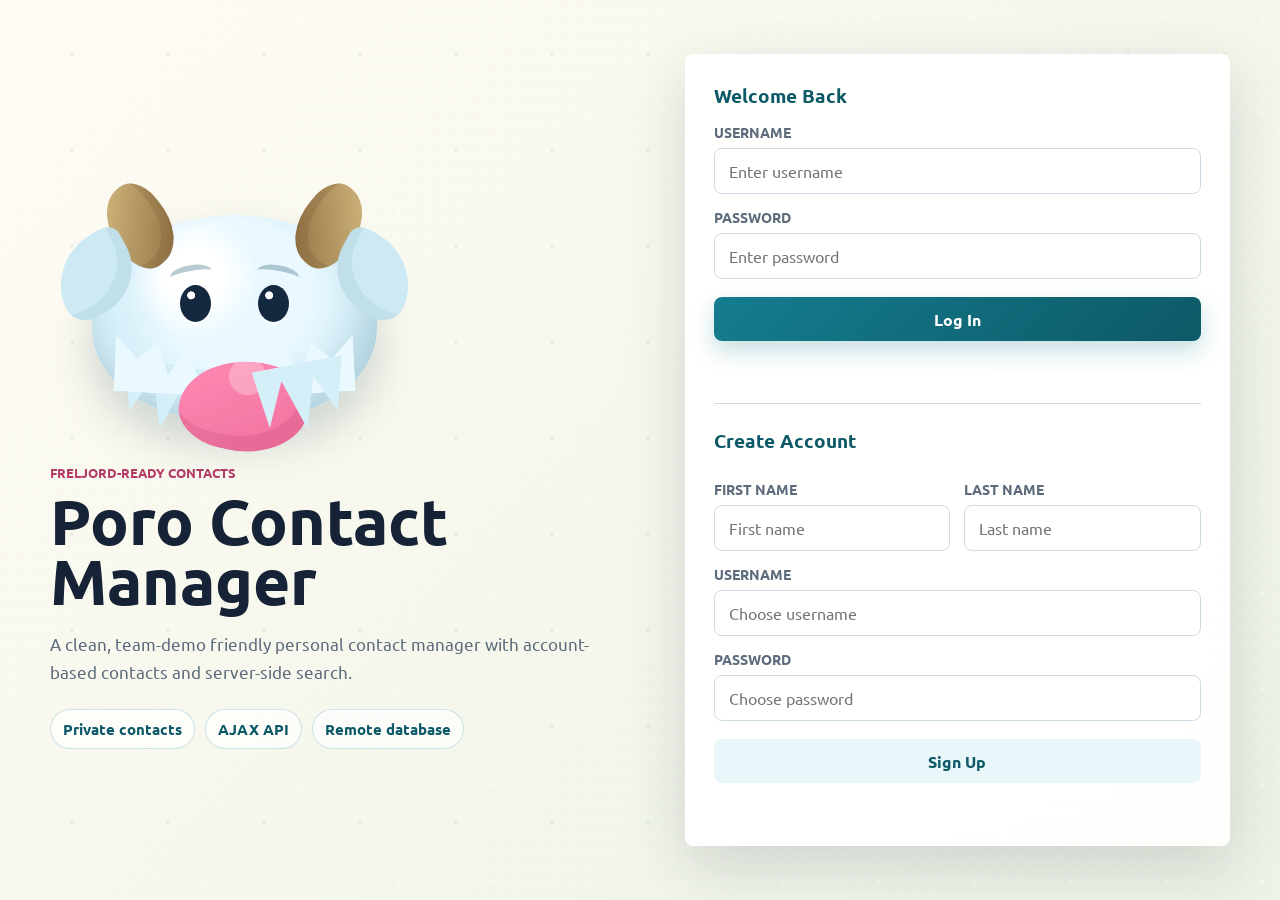
<file: index.html>
<!DOCTYPE html>
<html lang="en">
<head>
	<meta charset="UTF-8">
	<meta name="viewport" content="width=device-width, initial-scale=1.0">
	<title>Personal Contact Manager</title>
	<script type="text/javascript" src="js/md5.js"></script>
	<script type="text/javascript" src="js/code.js"></script>
    <link href="css/styles.css" rel="stylesheet">	
    <link href="https://fonts.googleapis.com/css?family=Ubuntu:400,500,700" rel="stylesheet">
</head>
<body class="auth-page">

<main class="auth-shell">
	<section class="brand-panel" aria-label="Application introduction">
		<div class="poro-scene" aria-hidden="true">
			<div class="poro">
				<span class="horn horn-left"></span>
				<span class="horn horn-right"></span>
				<span class="ear ear-left"></span>
				<span class="ear ear-right"></span>
				<span class="eye eye-left"></span>
				<span class="eye eye-right"></span>
				<span class="brow brow-left"></span>
				<span class="brow brow-right"></span>
				<span class="mustache mustache-left"></span>
				<span class="mustache mustache-right"></span>
				<span class="tongue"></span>
			</div>
		</div>
		<p class="eyebrow">Freljord-ready contacts</p>
		<h1 id="title">Poro Contact Manager</h1>
		<p class="lead">A clean, team-demo friendly personal contact manager with account-based contacts and server-side search.</p>
		<div class="feature-strip">
			<span>Private contacts</span>
			<span>AJAX API</span>
			<span>Remote database</span>
		</div>
	</section>

	<section class="auth-card" aria-label="Account access">
		<div id="loginDiv">
			<span id="inner-title">Welcome Back</span>
			<label for="loginName">Username</label>
			<input type="text" id="loginName" placeholder="Enter username" autocomplete="username" />
			<label for="loginPassword">Password</label>
			<input type="password" id="loginPassword" placeholder="Enter password" autocomplete="current-password"/>
			<button type="button" id="loginButton" class="buttons" onclick="doLogin();">Log In</button>
			<span id="loginResult"></span>
		</div>

		<div id="registerDiv">
			<span id="inner-title">Create Account</span>
			<div class="form-grid two-column">
				<div>
					<label for="registerFirstName">First Name</label>
					<input type="text" id="registerFirstName" placeholder="First name" autocomplete="given-name" />
				</div>
				<div>
					<label for="registerLastName">Last Name</label>
					<input type="text" id="registerLastName" placeholder="Last name" autocomplete="family-name" />
				</div>
			</div>
			<label for="registerName">Username</label>
			<input type="text" id="registerName" placeholder="Choose username" autocomplete="username" />
			<label for="registerPassword">Password</label>
			<input type="password" id="registerPassword" placeholder="Choose password" autocomplete="new-password"/>
			<button type="button" id="registerButton" class="buttons secondary-action" onclick="doRegister();">Sign Up</button>
			<span id="registerResult"></span>
		</div>
	</section>
</main>

</body>
</html>
</file>
<file: css/styles.css>
:root {
    --ink: #162235;
    --muted: #5d6b7c;
    --panel: rgba(255, 255, 255, 0.92);
    --panel-strong: #ffffff;
    --frost: #eaf7fb;
    --ice: #bfe7f2;
    --teal: #147d8f;
    --teal-dark: #0d5967;
    --rose: #f06f9d;
    --rose-dark: #b43d68;
    --gold: #c49a4f;
    --line: #cddce4;
    --danger: #b3283e;
    --shadow: 0 20px 60px rgba(23, 43, 63, 0.16);
}

* {
    box-sizing: border-box;
}

html {
    min-height: 100%;
}

body {
    min-height: 100vh;
    margin: 0;
    font-family: "Ubuntu", Arial, sans-serif;
    color: var(--ink);
    background:
        linear-gradient(135deg, rgba(255, 255, 255, 0.92), rgba(234, 247, 251, 0.86)),
        url("../images/background.png"),
        linear-gradient(145deg, #dff3f7 0%, #f7fbfd 48%, #f8e7ee 100%);
    background-size: cover, cover, cover;
    background-position: center;
}

body::before {
    content: "";
    position: fixed;
    inset: 0;
    pointer-events: none;
    background-image:
        radial-gradient(circle at 14px 18px, rgba(255, 255, 255, 0.9) 0 1px, transparent 2px),
        radial-gradient(circle at 72px 54px, rgba(20, 125, 143, 0.16) 0 1px, transparent 2px);
    background-size: 96px 96px;
    opacity: 0.7;
}

button,
input {
    font: inherit;
}

label {
    display: block;
    margin: 14px 0 7px;
    color: var(--muted);
    font-size: 0.86rem;
    font-weight: 700;
    letter-spacing: 0;
    text-transform: uppercase;
}

input[type="text"],
input[type="password"] {
    width: 100%;
    min-height: 46px;
    padding: 12px 14px;
    border: 1px solid var(--line);
    border-radius: 8px;
    outline: none;
    color: var(--ink);
    background: rgba(255, 255, 255, 0.92);
    transition: border-color 160ms ease, box-shadow 160ms ease, background 160ms ease;
}

input[type="text"]:focus,
input[type="password"]:focus {
    border-color: var(--teal);
    background: #ffffff;
    box-shadow: 0 0 0 4px rgba(20, 125, 143, 0.13);
}

#title {
    margin: 0;
    color: var(--ink);
    font-size: clamp(2.2rem, 5vw, 4.4rem);
    line-height: 0.95;
    letter-spacing: 0;
}

.eyebrow {
    margin: 0 0 10px;
    color: var(--rose-dark);
    font-size: 0.84rem;
    font-weight: 700;
    letter-spacing: 0;
    text-transform: uppercase;
}

.lead {
    max-width: 580px;
    margin: 18px 0 0;
    color: var(--muted);
    font-size: 1.08rem;
    line-height: 1.6;
}

.auth-shell {
    position: relative;
    z-index: 1;
    display: grid;
    grid-template-columns: minmax(0, 1.05fr) minmax(340px, 0.95fr);
    gap: 32px;
    width: min(1180px, calc(100% - 32px));
    min-height: 100vh;
    margin: 0 auto;
    padding: 40px 0;
    align-items: center;
}

.brand-panel {
    min-width: 0;
}

.feature-strip {
    display: flex;
    flex-wrap: wrap;
    gap: 10px;
    margin-top: 24px;
}

.feature-strip span {
    padding: 9px 12px;
    border: 1px solid rgba(20, 125, 143, 0.2);
    border-radius: 999px;
    color: var(--teal-dark);
    background: rgba(255, 255, 255, 0.7);
    font-size: 0.92rem;
    font-weight: 700;
}

.auth-card,
#accessUIDiv {
    border: 1px solid rgba(255, 255, 255, 0.8);
    border-radius: 8px;
    background: var(--panel);
    box-shadow: var(--shadow);
    backdrop-filter: blur(16px);
}

.auth-card {
    padding: 28px;
}

#loginDiv,
#registerDiv,
#loggedInDiv,
#accessUIDiv {
    width: auto;
    margin: 0;
    padding: 0;
    background: transparent;
    font-size: 1rem;
}

#registerDiv {
    margin-top: 28px;
    padding-top: 24px;
    border-top: 1px solid var(--line);
}

#inner-title {
    display: block;
    width: auto;
    margin: 0 0 12px;
    color: var(--teal-dark);
    font-size: 1.2rem;
    font-weight: 700;
    text-align: left;
}

.form-grid.two-column {
    display: grid;
    grid-template-columns: repeat(2, minmax(0, 1fr));
    gap: 14px;
}

.buttons,
.smallButton {
    min-height: 44px;
    border: 0;
    border-radius: 8px;
    color: #ffffff;
    background: linear-gradient(135deg, var(--teal), var(--teal-dark));
    box-shadow: 0 10px 22px rgba(20, 125, 143, 0.24);
    cursor: pointer;
    font-weight: 700;
    transition: transform 150ms ease, box-shadow 150ms ease, background 150ms ease;
}

.buttons {
    width: 100%;
    margin: 18px 0 0;
    padding: 11px 18px;
    font-size: 1rem;
}

.buttons:hover,
.smallButton:hover {
    transform: translateY(-1px);
    box-shadow: 0 14px 24px rgba(20, 125, 143, 0.28);
}

.secondary-action,
.secondaryButton {
    color: var(--teal-dark);
    background: #e9f7fa;
    box-shadow: none;
}

#loginResult,
#registerResult,
#contactSearchResult,
#contactSaveResult {
    display: block;
    width: auto;
    min-height: 22px;
    margin: 12px 0 0;
    color: var(--rose-dark);
    font-size: 0.92rem;
    font-weight: 700;
    text-align: left;
}

.poro-scene {
    position: relative;
    width: min(390px, 72vw);
    height: 285px;
    margin: 0 0 28px;
}

.poro {
    position: absolute;
    left: 42px;
    bottom: 16px;
    width: 285px;
    height: 205px;
    border-radius: 52% 52% 46% 46%;
    background:
        radial-gradient(circle at 36% 30%, #ffffff 0 12%, transparent 27%),
        radial-gradient(circle at 50% 38%, #eaf9ff 0 38%, #d2edf7 68%, #b9d8e4 100%);
    box-shadow:
        inset -18px -24px 30px rgba(55, 102, 123, 0.14),
        0 24px 44px rgba(28, 65, 83, 0.2);
}

.poro::before,
.poro::after {
    content: "";
    position: absolute;
    bottom: -9px;
    width: 92px;
    height: 66px;
    background: #d4eff8;
    clip-path: polygon(0 0, 16% 82%, 35% 24%, 52% 100%, 70% 22%, 92% 88%, 100% 0);
}

.poro::before {
    left: 26px;
    transform: rotate(11deg);
}

.poro::after {
    right: 28px;
    transform: scaleX(-1) rotate(11deg);
}

.horn {
    position: absolute;
    top: -32px;
    width: 60px;
    height: 86px;
    border-radius: 60% 35% 58% 35%;
    background: linear-gradient(135deg, #d6bd83, #8b6b3d);
    box-shadow: inset -8px -10px 0 rgba(96, 66, 32, 0.16);
}

.horn-left {
    left: 18px;
    transform: rotate(-40deg);
}

.horn-right {
    right: 18px;
    transform: scaleX(-1) rotate(-40deg);
}

.ear {
    position: absolute;
    top: 22px;
    width: 82px;
    height: 76px;
    border-radius: 80% 20% 70% 30%;
    background: #cdeaf4;
    box-shadow: inset -10px -12px 0 rgba(98, 140, 158, 0.12);
}

.ear-left {
    left: -38px;
    transform: rotate(-28deg);
}

.ear-right {
    right: -38px;
    transform: scaleX(-1) rotate(-28deg);
}

.eye {
    position: absolute;
    top: 70px;
    width: 31px;
    height: 37px;
    border-radius: 50%;
    background:
        radial-gradient(circle at 36% 28%, #ffffff 0 11%, transparent 13%),
        #14283f;
    box-shadow: 0 3px 0 rgba(255, 255, 255, 0.46);
}

.eye-left {
    left: 88px;
}

.eye-right {
    right: 88px;
}

.brow {
    position: absolute;
    top: 50px;
    width: 42px;
    height: 18px;
    border-top: 6px solid rgba(114, 151, 166, 0.5);
    border-radius: 50%;
}

.brow-left {
    left: 78px;
    transform: rotate(-10deg);
}

.brow-right {
    right: 78px;
    transform: rotate(10deg);
}

.mustache {
    position: absolute;
    bottom: 26px;
    width: 112px;
    height: 70px;
    background: #eaf9ff;
    clip-path: polygon(0 20%, 20% 52%, 38% 28%, 48% 74%, 64% 34%, 78% 86%, 100% 22%, 88% 100%, 0 100%);
}

.mustache-left {
    left: 23px;
    transform: rotate(3deg);
}

.mustache-right {
    right: 23px;
    transform: scaleX(-1) rotate(3deg);
}

.tongue {
    position: absolute;
    left: 88px;
    bottom: -32px;
    width: 128px;
    height: 92px;
    border-radius: 68% 42% 62% 42%;
    background:
        radial-gradient(circle at 48% 18%, rgba(255, 255, 255, 0.28) 0 18%, transparent 19%),
        linear-gradient(145deg, #ff8bb5, var(--rose));
    transform: rotate(12deg);
    box-shadow: inset -10px -14px 0 rgba(180, 61, 104, 0.2);
}

.dashboard-shell {
    position: relative;
    z-index: 1;
    width: min(1240px, calc(100% - 28px));
    margin: 0 auto;
    padding: 24px 0 34px;
}

.dashboard-header {
    display: grid;
    grid-template-columns: auto minmax(0, 1fr) auto;
    gap: 18px;
    align-items: center;
    margin-bottom: 18px;
    padding: 20px;
    border-radius: 8px;
    background: rgba(255, 255, 255, 0.72);
    box-shadow: 0 10px 36px rgba(23, 43, 63, 0.12);
}

.contacts-page #title {
    font-size: clamp(1.8rem, 4vw, 3.2rem);
}

.mini-poro {
    position: relative;
    width: 86px;
    height: 70px;
    border-radius: 52% 52% 45% 45%;
    background: radial-gradient(circle at 42% 32%, #ffffff 0 13%, #d8f1f8 54%, #b9d9e5 100%);
    box-shadow: inset -8px -10px 0 rgba(55, 102, 123, 0.12);
}

.mini-horn,
.mini-eye,
.mini-tongue {
    position: absolute;
}

.mini-horn {
    top: -13px;
    width: 20px;
    height: 30px;
    border-radius: 60% 36% 60% 36%;
    background: linear-gradient(135deg, #d6bd83, #8b6b3d);
}

.mini-horn-left {
    left: 7px;
    transform: rotate(-38deg);
}

.mini-horn-right {
    right: 7px;
    transform: scaleX(-1) rotate(-38deg);
}

.mini-eye {
    top: 27px;
    width: 10px;
    height: 13px;
    border-radius: 50%;
    background: #14283f;
}

.mini-eye-left {
    left: 27px;
}

.mini-eye-right {
    right: 27px;
}

.mini-tongue {
    left: 35px;
    bottom: -11px;
    width: 33px;
    height: 25px;
    border-radius: 68% 42% 62% 42%;
    background: var(--rose);
    transform: rotate(13deg);
}

#loggedInDiv {
    display: flex;
    align-items: center;
    justify-content: flex-end;
    gap: 12px;
}

#userName {
    display: inline-block;
    width: auto;
    margin: 0;
    color: var(--muted);
    font-size: 0.95rem;
    font-weight: 700;
    text-align: right;
}

#logoutButton {
    width: auto;
    min-width: 104px;
    margin: 0;
}

#accessUIDiv {
    padding: 22px;
}

.toolbar {
    margin-bottom: 18px;
}

.search-wrap {
    padding: 18px;
    border: 1px solid var(--line);
    border-radius: 8px;
    background: var(--panel-strong);
}

.search-row {
    display: grid;
    grid-template-columns: minmax(0, 1fr) 150px;
    gap: 12px;
    align-items: end;
}

#searchContactButton {
    margin: 0;
}

.content-grid {
    display: grid;
    grid-template-columns: minmax(0, 1fr) 330px;
    gap: 18px;
    align-items: start;
}

.table-panel,
.contact-form-panel {
    border: 1px solid var(--line);
    border-radius: 8px;
    background: var(--panel-strong);
}

.table-panel {
    overflow-x: auto;
}

.contact-form-panel {
    padding: 18px;
}

#contactTable {
    width: 100%;
    min-width: 720px;
    margin: 0;
    border-collapse: collapse;
    font-size: 0.95rem;
    background: transparent;
}

#contactTable th,
#contactTable td {
    padding: 14px 16px;
    border: 0;
    border-bottom: 1px solid var(--line);
    text-align: left;
    vertical-align: middle;
}

#contactTable th {
    color: var(--teal-dark);
    background: #edf8fb;
    font-size: 0.78rem;
    letter-spacing: 0;
    text-transform: uppercase;
}

#contactTable tbody tr:hover {
    background: #f7fbfc;
}

.button-row {
    display: grid;
    gap: 10px;
    margin-top: 6px;
}

.smallButton {
    min-height: 34px;
    margin: 0 8px 6px 0;
    padding: 7px 12px;
    font-size: 0.86rem;
}

.dangerButton {
    background: linear-gradient(135deg, var(--rose-dark), var(--danger));
    box-shadow: 0 10px 18px rgba(179, 40, 62, 0.2);
}

#updateContactButton,
#cancelEditButton {
    display: none;
}

@media (max-width: 920px) {
    .auth-shell,
    .content-grid,
    .dashboard-header {
        grid-template-columns: 1fr;
    }

    .auth-shell {
        align-items: start;
        padding-top: 28px;
    }

    .dashboard-header,
    #loggedInDiv {
        align-items: flex-start;
    }

    #loggedInDiv {
        justify-content: flex-start;
        flex-wrap: wrap;
    }

    #userName {
        text-align: left;
    }
}

@media (max-width: 620px) {
    .auth-shell,
    .dashboard-shell {
        width: min(100% - 20px, 1240px);
    }

    .auth-card,
    #accessUIDiv,
    .dashboard-header,
    .search-wrap,
    .contact-form-panel {
        padding: 16px;
    }

    .form-grid.two-column,
    .search-row {
        grid-template-columns: 1fr;
    }

    .poro-scene {
        height: 230px;
        transform: scale(0.82);
        transform-origin: left bottom;
        margin-bottom: 0;
    }

    .feature-strip span {
        width: 100%;
        text-align: center;
    }
}
</file>
